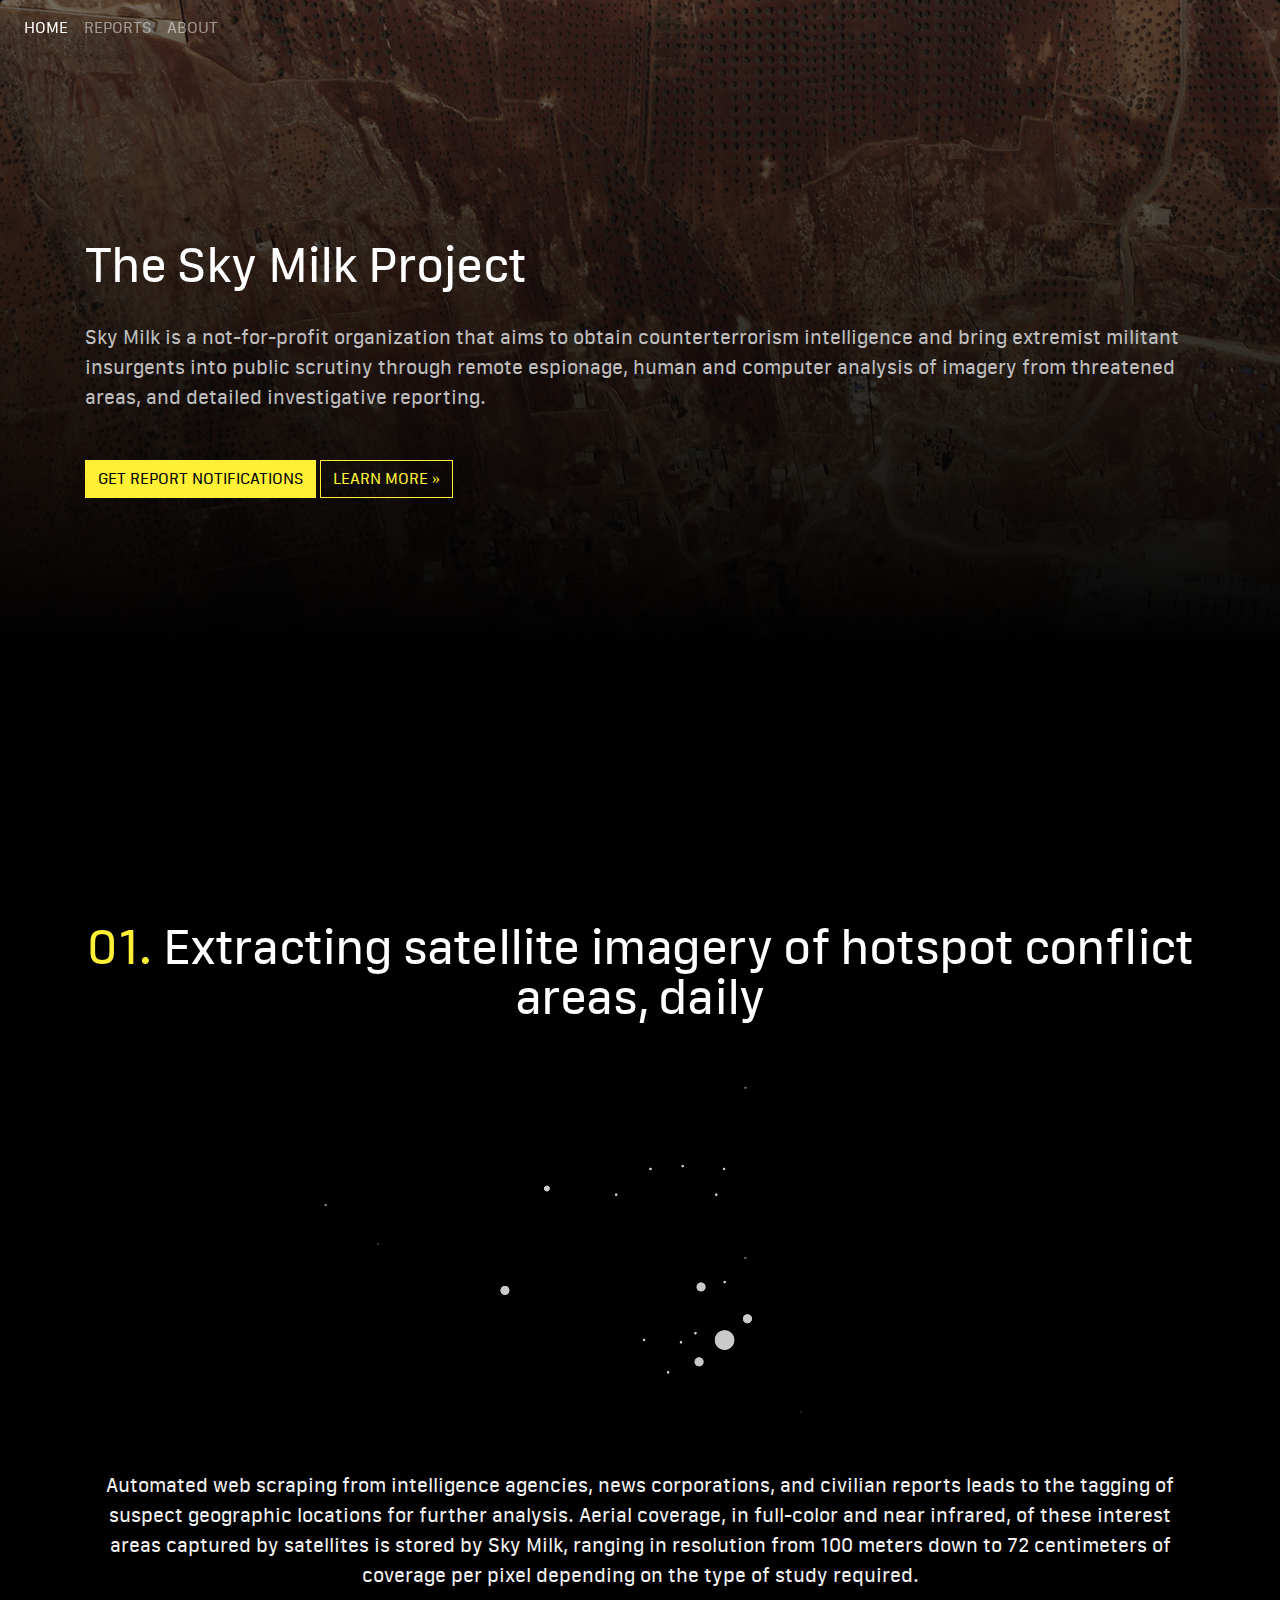
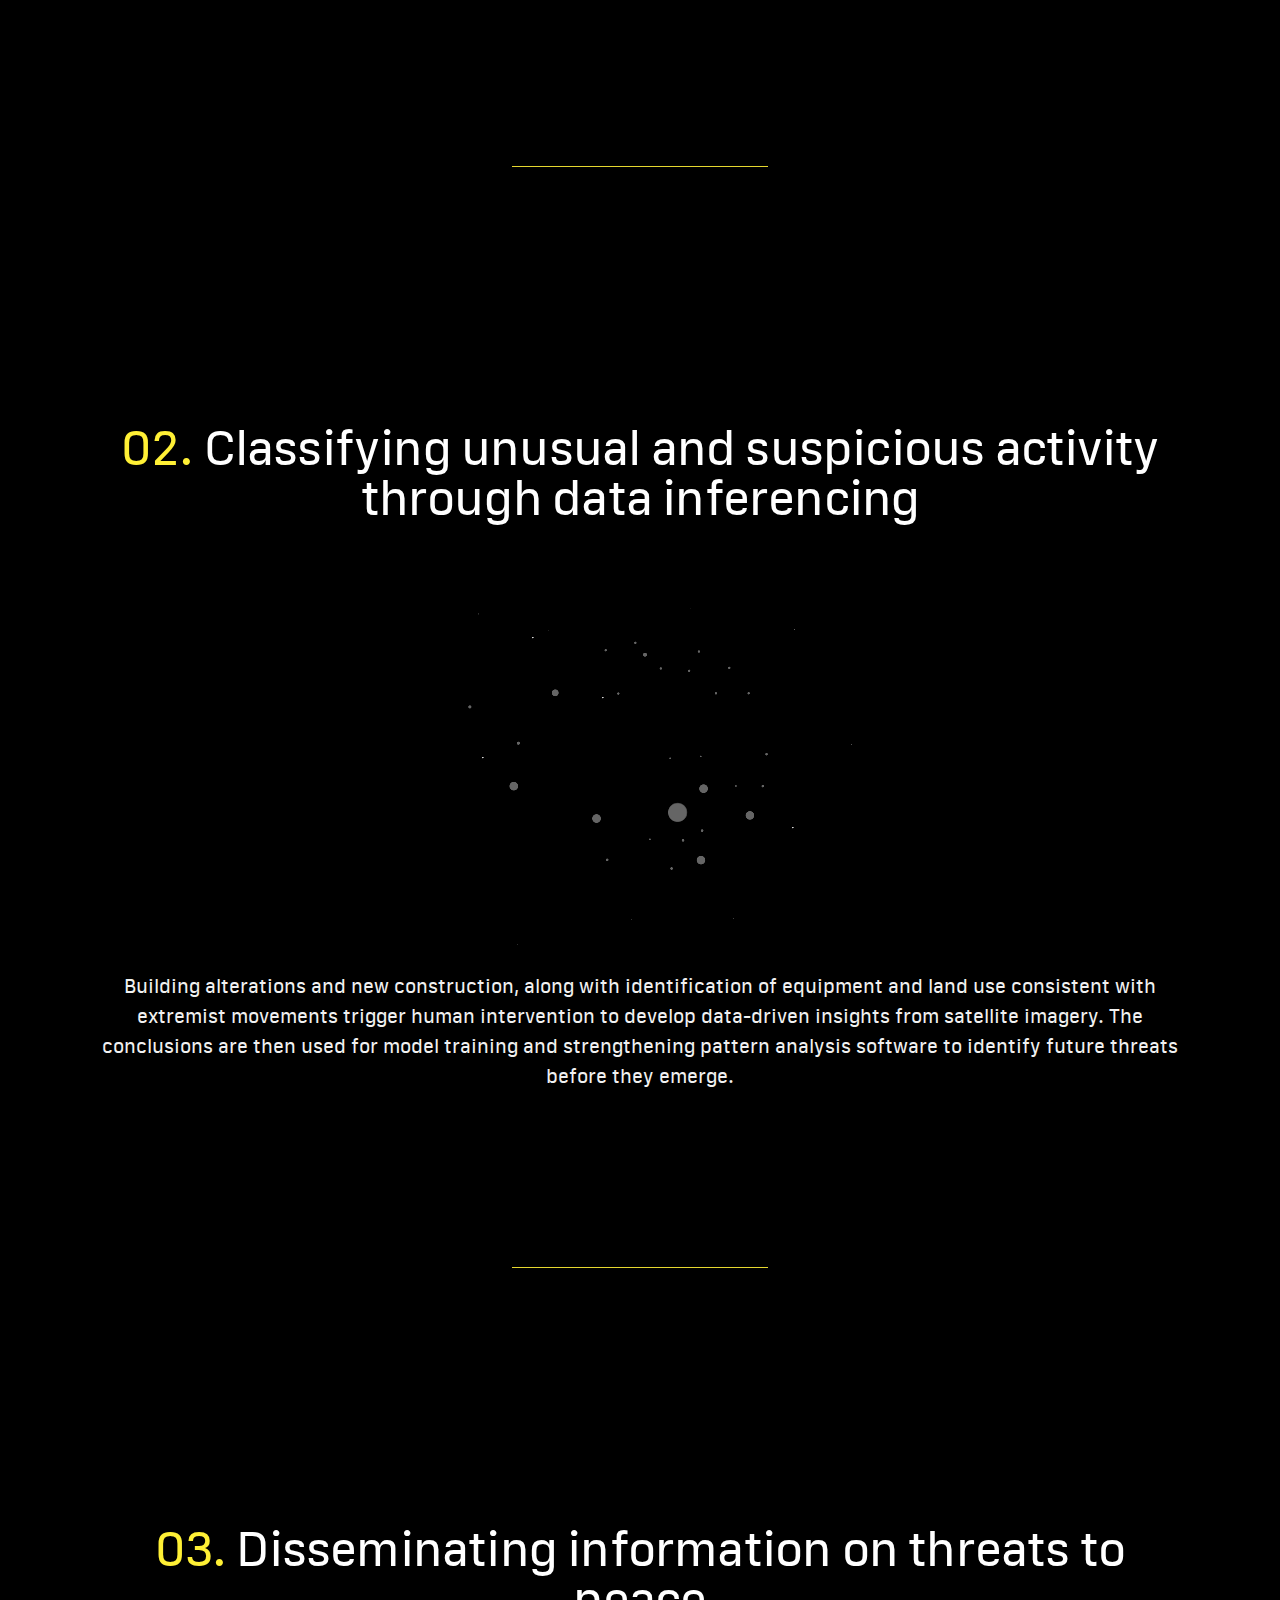
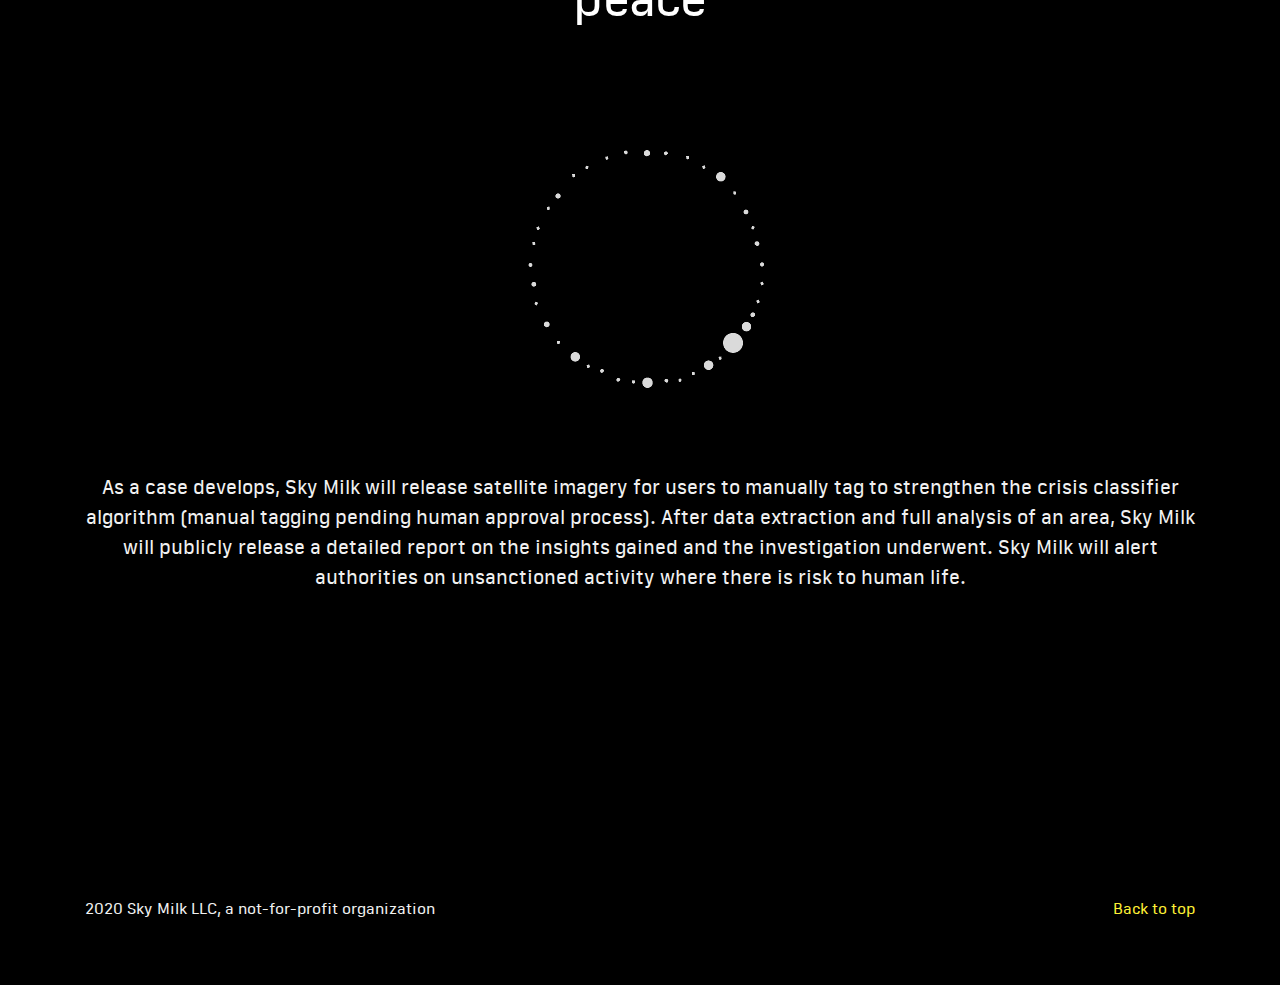
<file: index.html>
<!DOCTYPE html>
<html lang="en"><head><meta http-equiv="Content-Type" content="text/html; charset=UTF-8">
    
    <meta name="viewport" content="width=device-width, initial-scale=1, minimum-scale=1, maximum-scale=1" />  
    <meta name="description" content="Sky Milk is a not-for-profit organization that aims to obtain counterterrorism intelligence and bring extremist militant insurgents into public scrutiny through remote espionage, human and computer analysis of imagery from threatened areas, and detailed investigative reporting">
    <meta name="author" content="Rahat Maini">

    <title>Sky Milk</title>
    
    <!-- Bootstrap core CSS -->
    <link href="css/bootstrap.min.css" rel="stylesheet">
    <link href="css/carousel.css" rel="stylesheet">

  </head>
  <body>
    
      <header>
          <nav class="navbar navbar-expand-md navbar-dark fixed-top ">
            
            <button class="navbar-toggler" type="button" data-toggle="collapse" data-target="#navbarCollapse" aria-controls="navbarCollapse" aria-expanded="false" aria-label="Toggle navigation">
              <span class="navbar-toggler-icon"></span>
            </button>
            <div class="collapse navbar-collapse" id="navbarCollapse">
              <ul class="navbar-nav mr-auto">
                <li class="nav-item active">
                  <a class="nav-link" href="index.html">HOME <span class="sr-only">(current)</span></a>
                </li>
                <li class="nav-item">
                  <a class="nav-link" href="reports.html">REPORTS</a>
                </li>
                <li class="nav-item">
                  <a class="nav-link" href="about.html">ABOUT</a>
                </li>
              </ul>
           
            </div>
          </nav>
        </header>
    
   
    <main role="main">

      <section class="jumbotron text-center" style="background: linear-gradient( rgba(0, 0, 0, 0.5), rgb(0, 0, 0) ), url('css/syria.jpg');">
        
        <div class="container" style="text-align: left;">
          <h2 class="featurette-heading" style="color: rgb(255, 255, 255);font-family: 'sfcameraregular';">The Sky Milk Project</h2> 
           <br />
          <p class="lead text" style="color: rgb(190, 190, 190)">Sky Milk is a not-for-profit organization that aims to obtain counterterrorism intelligence and bring extremist militant insurgents into public scrutiny through remote espionage, human and computer analysis of imagery from threatened areas, and detailed investigative reporting.</p> <br />
          <p>
            <a href="reports.html" class="btn btn-primary my-2" style="color:black;background-color: rgb(255, 240, 53);border-color: rgb(255, 240, 53);border-radius: 0;">GET REPORT NOTIFICATIONS</a>
            <a href="about.html" class="btn btn-secondary my-2" style="background: none;border-color: rgb(255, 240, 53);border-radius: 0;color:rgb(255, 240, 53)">LEARN MORE &raquo;</a>
          </p>
        </div>
      </section>


      <section class="jumbotron text-center" style="background: linear-gradient( rgb(0, 0, 0), rgb(0, 0, 0) );">
        
        <div class="container">
          <h2 class="featurette-heading" style="color: rgb(255, 255, 255);font-family: 'sfcameraregular';"><span style="color:rgb(255, 240, 53)">01.</span> Extracting satellite imagery of hotspot conflict areas, daily</h2> <br />
          
            <p><img src="images/1.gif" style="filter: grayscale(100%) brightness(70%) contrast(2) ;" class="animatedDots"></p>
            <p class="lead text">
            Automated web scraping from intelligence agencies, news corporations, and civilian reports leads to the tagging of suspect geographic locations for further analysis. Aerial coverage, in full-color and near infrared, of these interest areas captured by satellites is stored by Sky Milk, ranging in resolution from 100 meters down to 72 centimeters of coverage per pixel depending on the type of study required.</p>
         
        </div>
      </section>

      <hr style="background-color: rgb(255, 240, 53);width:20%">

      <section class="jumbotron text-center" style="background: linear-gradient( rgb(0, 0, 0), rgb(0, 0, 0) );">
        
        <div class="container">
          <h2 class="featurette-heading" style="color: rgb(255, 255, 255);font-family: 'sfcameraregular';"><span style="color:rgb(255, 240, 53)">02.</span> Classifying unusual and suspicious activity through data inferencing</h2> <br />
          
            <p><img src="images/2.gif" style="filter: grayscale(100%) brightness(70%) contrast(2);" class="animatedDots"></p>
            <p class="lead text">Building alterations and new construction, along with identification of equipment and land use consistent with  extremist movements trigger human intervention to develop data-driven insights from satellite imagery. The conclusions are then used for model training and strengthening pattern analysis software to identify future threats before they emerge.</p>
         
        </div>
      </section>

      <hr style="background-color: rgb(255, 240, 53);width:20%;">
      
      <section class="jumbotron text-center" style="background: linear-gradient( rgb(0, 0, 0), rgb(0, 0, 0) );">
        
        <div class="container">
          <h2 class="featurette-heading" style="color: rgb(255, 255, 255);font-family: 'sfcameraregular';"><span style="color:rgb(255, 240, 53)">03.</span> Disseminating information on threats to peace</h2> <br />
          
            <p><img src="images/3.gif" style="filter: grayscale(100%) brightness(70%) contrast(2);" class="animatedDots"></p>
            <p class="lead text">As a case develops, Sky Milk will release satellite imagery for users to manually tag to strengthen the crisis classifier algorithm (manual tagging pending human approval process). After data extraction and full analysis of an area, Sky Milk will publicly release a detailed report on the insights gained and the investigation underwent. Sky Milk will alert authorities on unsanctioned activity where there is risk to human life.</p>
         
        </div>
      </section>


     
          

        <hr class="featurette-divider">




      <!-- FOOTER -->
      <footer class="container">
        <p class="float-right"><a href="index.html#" style="color:rgb(255, 240, 53)">Back to top</a></p>
        <p>2020 Sky Milk LLC, a not-for-profit organization</p>
      </footer>
    </main>

    <script src="js/jquery-3.2.1.slim.min.js" integrity="sha384-KJ3o2DKtIkvYIK3UENzmM7KCkRr/rE9/Qpg6aAZGJwFDMVNA/GpGFF93hXpG5KkN" crossorigin="anonymous"></script>
    <script src="js/popper.min.js"></script>
    <script src="js/bootstrap.min.js"></script>

  

</body></html>
</file>
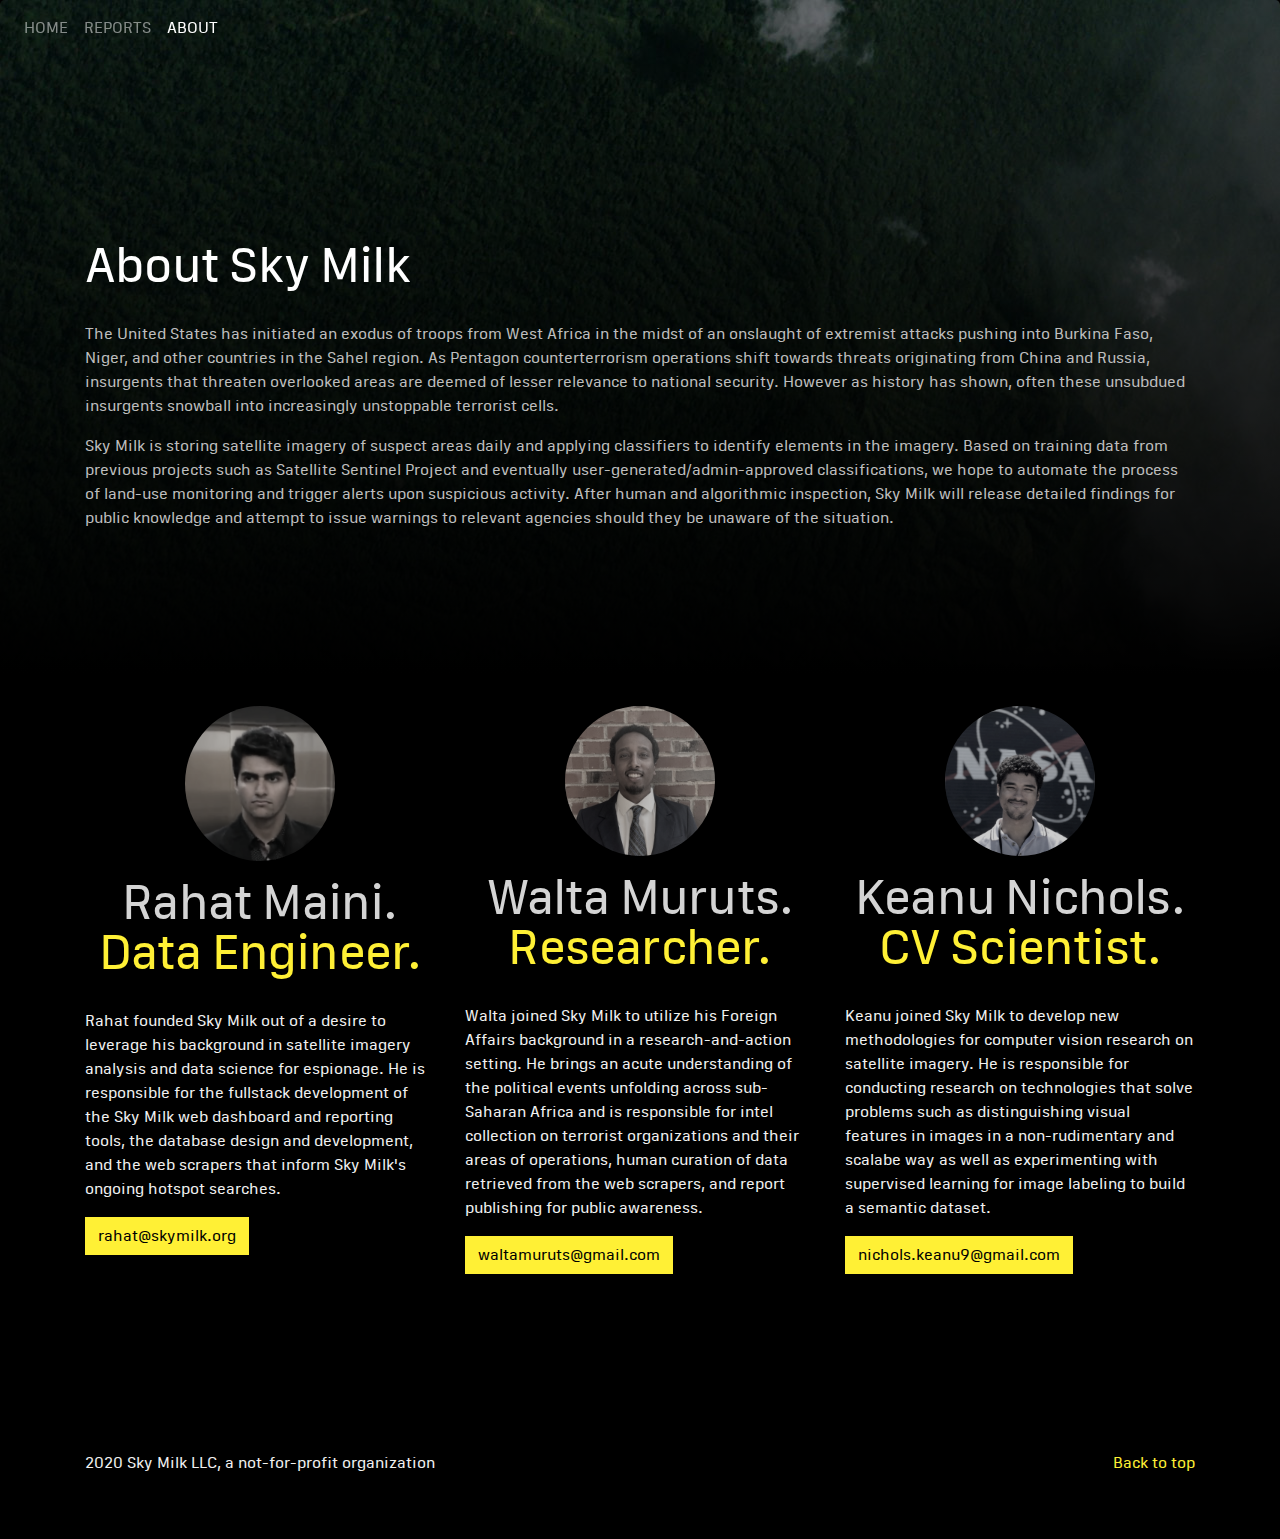
<file: about.html>
<!DOCTYPE html>
<html lang="en"><head><meta http-equiv="Content-Type" content="text/html; charset=UTF-8">
    
    <meta name="viewport" content="width=device-width, initial-scale=1, shrink-to-fit=no">
    <meta name="description" content="">
    <meta name="author" content="Rahat Maini">

    <title>About</title>

    <!-- Bootstrap core CSS -->
    <link href="css/bootstrap.min.css" rel="stylesheet">
    <link href="css/carousel.css" rel="stylesheet">
 
  </head>
  <body>
      <header>
          <nav class="navbar navbar-expand-md navbar-dark fixed-top ">
            
            <button class="navbar-toggler" type="button" data-toggle="collapse" data-target="#navbarCollapse" aria-controls="navbarCollapse" aria-expanded="false" aria-label="Toggle navigation">
              <span class="navbar-toggler-icon"></span>
            </button>
            <div class="collapse navbar-collapse" id="navbarCollapse">
              <ul class="navbar-nav mr-auto">
                <li class="nav-item">
                  <a class="nav-link" href="index.html">HOME </a>
                </li>
                <li class="nav-item">
                  <a class="nav-link" href="reports.html">REPORTS</a>
                </li>
                <li class="nav-item active">
                  <a class="nav-link" href="about.html">ABOUT <span class="sr-only">(current)</span></a>
                </li>
              </ul>
           
            </div>
          </nav>
        </header>
    
   
    <main role="main">

      <section class="jumbotron text-center" style="background: linear-gradient( rgba(0, 0, 0, 0.4), rgb(0, 0, 0) ), url('css/tobelo.jpg');">
        
        <div class="container" style="text-align: left;color: rgb(190, 190, 190)">
          <h2 class="featurette-heading" style="color: rgb(255, 255, 255);font-family: 'sfcameraregular'">About Sky Milk</h2> <br />
          <p style="text-align: left;">The United States has initiated an exodus of troops from West Africa in the midst of an onslaught of extremist attacks pushing into Burkina Faso, Niger, and other countries in the Sahel region. As Pentagon counterterrorism operations shift towards threats originating from China and Russia, insurgents that threaten overlooked areas are deemed of lesser relevance to national security. However as history has shown, often these unsubdued insurgents snowball into increasingly unstoppable terrorist cells.</p>
          <p style="text-align: left;">Sky Milk is storing satellite imagery of suspect areas daily and applying classifiers to identify elements in the imagery. Based on training data from previous projects such as Satellite Sentinel Project and eventually user-generated/admin-approved classifications, we hope to automate the process of land-use monitoring and trigger alerts upon suspicious activity. After human and algorithmic inspection, Sky Milk will release detailed findings for public knowledge and attempt to issue warnings to relevant agencies should they be unaware of the situation.</p>
        </div>
      </section>
      
      <div class="container marketing">

        <!-- Three columns of text below the carousel -->
        <div class="row ">
      <div class="col-lg" style="text-align: center;">
        <img width="150" height="auto" preserveAspectRatio="xMidYMid slice" focusable="false" role="img" src="css/rahat.JPG" style="border-radius: 50%;filter: grayscale(80%) brightness(80%);margin-bottom: 1rem;"></img>
        <h2 class="featurette-heading" style="margin-top: 0rem;">Rahat Maini. <span style="color:rgb(255, 240, 53)">Data Engineer.</span></h2><br />
        <p style="text-align: left;">Rahat founded Sky Milk out of a desire to leverage his background in satellite imagery analysis and data science for espionage. He is responsible for the fullstack development of the Sky Milk web dashboard and reporting tools, the database design and development, and the web scrapers that inform Sky Milk's ongoing hotspot searches.</p>
        <p style="text-align: left;"><a class="btn btn-primary" href="mailto:rahat@skymilk.org" role="button" style="color:black;background-color: rgb(255, 240, 53);border-color: rgb(255, 240, 53);border-radius: 0;">rahat@skymilk.org</a></p>
      </div><!-- /.col-lg -->

      <div class="col-lg" style="text-align: center;">
        <img width="150" height="auto" preserveAspectRatio="xMidYMid slice" focusable="false" role="img" src="css/walta.JPG" style="border-radius: 50%;filter: grayscale(80%) brightness(80%);margin-bottom: 1rem;"></img>
        <h2 class="featurette-heading" style="margin-top: 0rem;">Walta Muruts. <span style="color:rgb(255, 240, 53)">Researcher.</span></h2><br />
        <p style="text-align: left;"> Walta joined Sky Milk to utilize his Foreign Affairs background in a research-and-action setting. He brings an acute understanding of the political events unfolding across sub-Saharan Africa and is responsible for intel collection on terrorist organizations and their areas of operations, human curation of data retrieved from the web scrapers, and report publishing for public awareness.</p>
        <p style="text-align: left;"><a class="btn btn-primary" href="mailto:waltamuruts@gmail.com" role="button" style="color:black;background-color: rgb(255, 240, 53);border-color: rgb(255, 240, 53);border-radius: 0;">waltamuruts@gmail.com</a></p>
      </div>

      <div class="col-lg" style="text-align: center;">
        <img width="150" height="auto" preserveAspectRatio="xMidYMid slice" focusable="false" role="img" src="css/keanu.JPG" style="border-radius: 50%;filter: grayscale(80%) brightness(80%);margin-bottom: 1rem;"></img>
        <h2 class="featurette-heading" style="margin-top: 0rem;">Keanu Nichols. <span style="color:rgb(255, 240, 53)">CV Scientist.</span></h2><br />
        <p style="text-align: left;">Keanu joined Sky Milk to develop new methodologies for computer vision research on satellite imagery. He is responsible for conducting research on technologies that solve problems such as distinguishing visual features in images in a non-rudimentary and scalabe way as well as experimenting with supervised learning for image labeling to build a semantic dataset.</p>
        <p style="text-align: left;"><a class="btn btn-primary" href="mailto:nichols.keanu9@gmail.com" role="button" style="color:black;background-color: rgb(255, 240, 53);border-color: rgb(255, 240, 53);border-radius: 0;">nichols.keanu9@gmail.com</a></p>
      </div>
     </div> </div>
     
          

        <hr class="featurette-divider">

        <!-- /END THE FEATURETTES -->



      <!-- FOOTER -->
      <footer class="container">
        <p class="float-right"><a href="index.html#" style="color:rgb(255, 240, 53)">Back to top</a></p>
        <p>2020 Sky Milk LLC, a not-for-profit organization</p>
      </footer>
    </main>

    <!-- Bootstrap core JavaScript
    ================================================== -->
    <!-- Placed at the end of the document so the pages load faster -->
    <script src="js/jquery-3.2.1.slim.min.js" integrity="sha384-KJ3o2DKtIkvYIK3UENzmM7KCkRr/rE9/Qpg6aAZGJwFDMVNA/GpGFF93hXpG5KkN" crossorigin="anonymous"></script>
    <script src="js/popper.min.js"></script>
    <script src="js/bootstrap.min.js"></script>
 

</body></html>
</file>
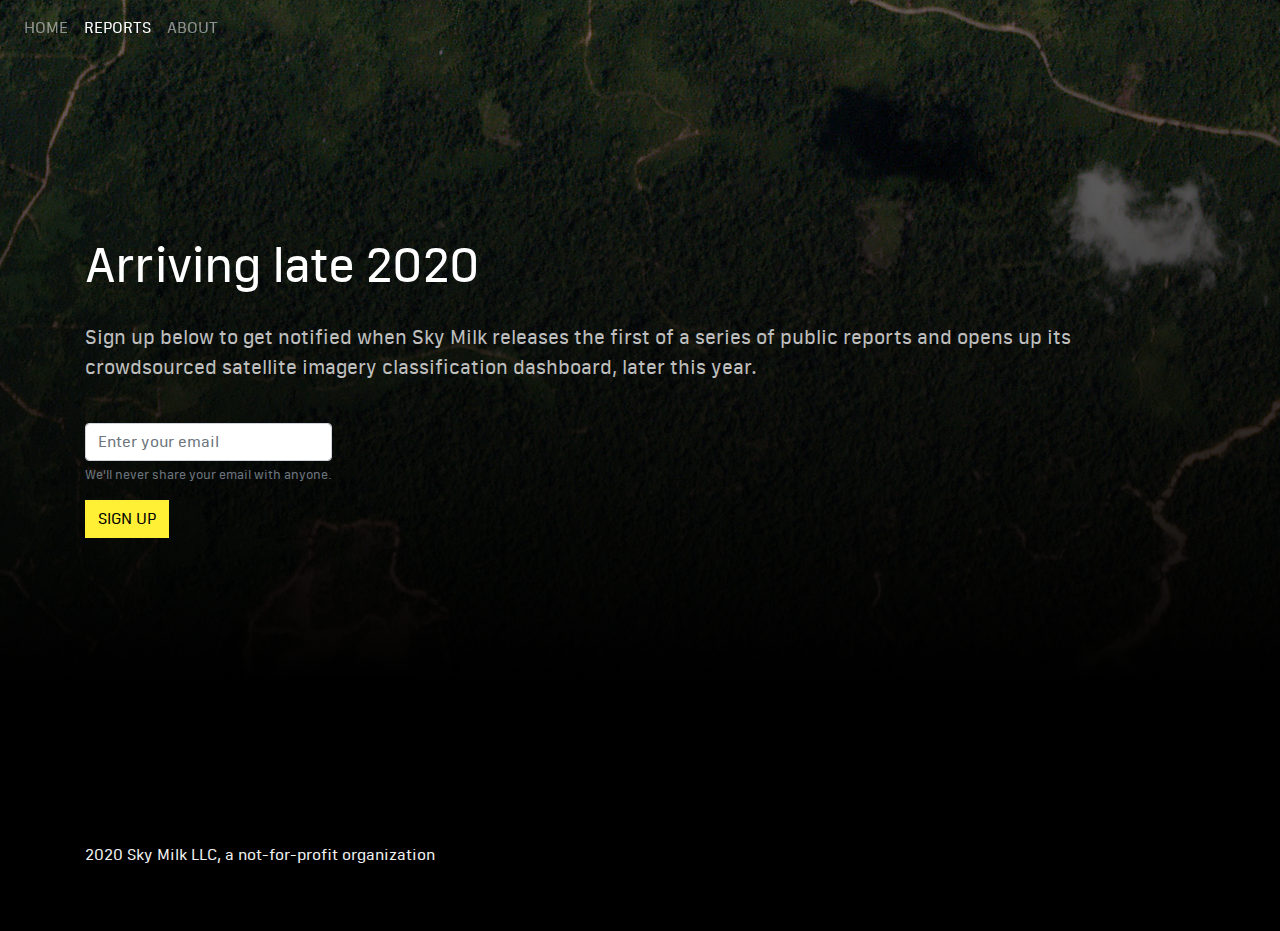
<file: reports.html>
<!DOCTYPE html>
<html lang="en"><head><meta http-equiv="Content-Type" content="text/html; charset=UTF-8">
    
    <meta name="viewport" content="width=device-width, initial-scale=1, shrink-to-fit=no">
    <meta name="description" content="Sky Milk is a not-for-profit organization that aims to obtain counterterrorism intelligence and bring extremist militant insurgents into public scrutiny through remote espionage, human and computer analysis of imagery from threatened areas, and detailed investigative reporting.">
    <meta name="author" content="Rahat Maini">

    <title>Reports</title>

    <!-- Bootstrap core CSS -->
    <link href="css/bootstrap.min.css" rel="stylesheet">
    <link href="css/carousel.css" rel="stylesheet">
 
  </head>
  <body>
      <header>
          <nav class="navbar navbar-expand-md navbar-dark fixed-top ">
            
            <button class="navbar-toggler" type="button" data-toggle="collapse" data-target="#navbarCollapse" aria-controls="navbarCollapse" aria-expanded="false" aria-label="Toggle navigation">
              <span class="navbar-toggler-icon"></span>
            </button>
            <div class="collapse navbar-collapse" id="navbarCollapse">
              <ul class="navbar-nav mr-auto">
                <li class="nav-item">
                  <a class="nav-link" href="index.html">HOME</a>
                </li>
                <li class="nav-item active">
                  <a class="nav-link" href="reports.html">REPORTS <span class="sr-only">(current)</span></a>
                </li>
                <li class="nav-item">
                  <a class="nav-link" href="about.html">ABOUT</a>
                </li>
              </ul>
           
            </div>
          </nav>
        </header>
    
   
    <main role="main">

      <section class="jumbotron text-center" style="background: linear-gradient( rgba(0, 0, 0, 0.5),  rgb(0, 0, 0) ), url('css/kali.jpg');">
        
        <div class="container" style="text-align: left;">
          <h2 class="featurette-heading" style="color: rgb(255, 255, 255);font-family: 'sfcameraregular'">Arriving late 2020</h2> <br />
          <p class="lead text" style="color: rgb(190, 190, 190)">Sign up below to get notified when Sky Milk releases the first of a series of public reports and opens up its crowdsourced satellite imagery classification dashboard, later this year.</p>
          <form style="display: inline-block;" id="email_form"> 
            <div class="form-group" style="align-items: center;padding-top: 10%;">
              <input type="hidden" name="access_token" value="spbbrhbbc2veedsxqk1c83ew" />
              <input type="hidden" name="subject" value="SKY MILK SIGNUP" />
              <input type="email" class="form-control" id="exampleInputEmail1" aria-describedby="emailHelp" placeholder="Enter your email" name="text">
              <small style="margin-bottom: 1rem;" id="emailHelp" class="form-text text-muted">We'll never share your email with anyone.</small><button id="submit_form" type="submit" value="Send" class="btn btn-primary" style="background: rgb(255, 240, 53);border-color: rgb(255, 240, 53);border-radius: 0;color:black">SIGN UP</button>
            </div>
          </form>
        </div>
      </section>
      
      <script>

        var form_id_js = "email_form";
    
        var data_js = {
            "access_token": "spbbrhbbc2veedsxqk1c83ew"
        };
    
       
    
        var sendButton = document.getElementById("submit_form");
        function js_onSuccess() {
          document.getElementById("submit_form").innerHTML = "You've been signed up!";
    }
        function js_send() {
            sendButton.value='Sending…';
            sendButton.disabled=true;
            var request = new XMLHttpRequest();
            request.onreadystatechange = function() {
                if (request.readyState == 4 && request.status == 200) {
                    js_onSuccess();
                } else
                if(request.readyState == 4) {
                    js_onError(request.response);
                }
            };
    
            var subject = document.querySelector("#" + form_id_js + " [name='subject']").value;
            var message = document.querySelector("#" + form_id_js + " [name='text']").value;
            data_js['subject'] = subject;
            data_js['text'] = message;
            var params = toParams(data_js);
    
            request.open("POST", "https://postmail.invotes.com/send", true);
            request.setRequestHeader("Content-type", "application/x-www-form-urlencoded");
    
            request.send(params);
    
            return false;
        }
    
        sendButton.onclick = js_send;
    
        function toParams(data_js) {
            var form_data = [];
            for ( var key in data_js ) {
                form_data.push(encodeURIComponent(key) + "=" + encodeURIComponent(data_js[key]));
            }
    
            return form_data.join("&");
        }
    
        var js_form = document.getElementById(form_id_js);
        js_form.addEventListener("submit", function (e) {
            e.preventDefault();
        });
    </script>
      <script>
        var submitButton = document.getElementById("submit_form");
        var form = document.getElementById("email_form");
        form.addEventListener("submit", function (e) {
            setTimeout(function() {
                submitButton.value = "Sending...";
                submitButton.disabled = true;
            }, 1);
        });
    </script> 
     
          

        <hr class="featurette-divider">

        <!-- /END THE FEATURETTES -->



      <!-- FOOTER -->
      <footer class="container">
        <!--<p class="float-right"><a href="index.html#" style="color:rgb(255, 240, 53)">Back to top</a></p>-->
        <p>2020 Sky Milk LLC, a not-for-profit organization</p>
      </footer>
    </main>

    <!-- Bootstrap core JavaScript
    ================================================== -->
    <!-- Placed at the end of the document so the pages load faster -->
    <script src="js/jquery-3.2.1.slim.min.js" integrity="sha384-KJ3o2DKtIkvYIK3UENzmM7KCkRr/rE9/Qpg6aAZGJwFDMVNA/GpGFF93hXpG5KkN" crossorigin="anonymous"></script>

    <script src="js/popper.min.js"></script>
    <script src="js/bootstrap.min.js"></script>

  

</body></html>
</file>
<file: css/carousel.css>
/* GLOBAL STYLES
-------------------------------------------------- */
/* Padding below the footer and lighter body text */

body {
  padding-bottom: 3rem;
  color: #f1f1f1;
  font-family: 'sfcameraregular';
  background-color: rgb(0, 0, 0);
}

@font-face {
  font-family: 'sfcameraregular';
  src: url('sfcamera-regular-webfont.woff2') format('woff2'),
       url('sfcamera-regular-webfont.woff') format('woff');
  font-weight: normal;
  font-style: normal;

}


/* MARKETING CONTENT
-------------------------------------------------- */

/* Center align the text within the three columns below the carousel */
.marketing .col-lg-4 {
  margin-bottom: 1.5rem;
  text-align: center;
}
.marketing h2 {
  font-weight: 400;
}
.marketing .col-lg-4 p {
  margin-right: .75rem;
  margin-left: .75rem;
}


/* Featurettes
------------------------- */

.featurette-divider {
  margin: 5rem 0; /* Space out the Bootstrap <hr> more */
}

/* Thin out the marketing headings */
.featurette-heading {
  font-weight: 300;
  line-height: 1;
  color: #d4d4d4;
  letter-spacing: -.05rem;
}


/* RESPONSIVE CSS
-------------------------------------------------- */

@media (min-width: 40em) {
  /* Bump up size of carousel content */
  .carousel-caption p {
    margin-bottom: 1.25rem;
    font-size: 1.25rem;
    line-height: 1.4;
  }

  .featurette-heading {
    font-size: 50px;
  }
}

@media (min-width: 62em) {
  .featurette-heading {
    margin-top: 7rem;
  }
}
</file>
